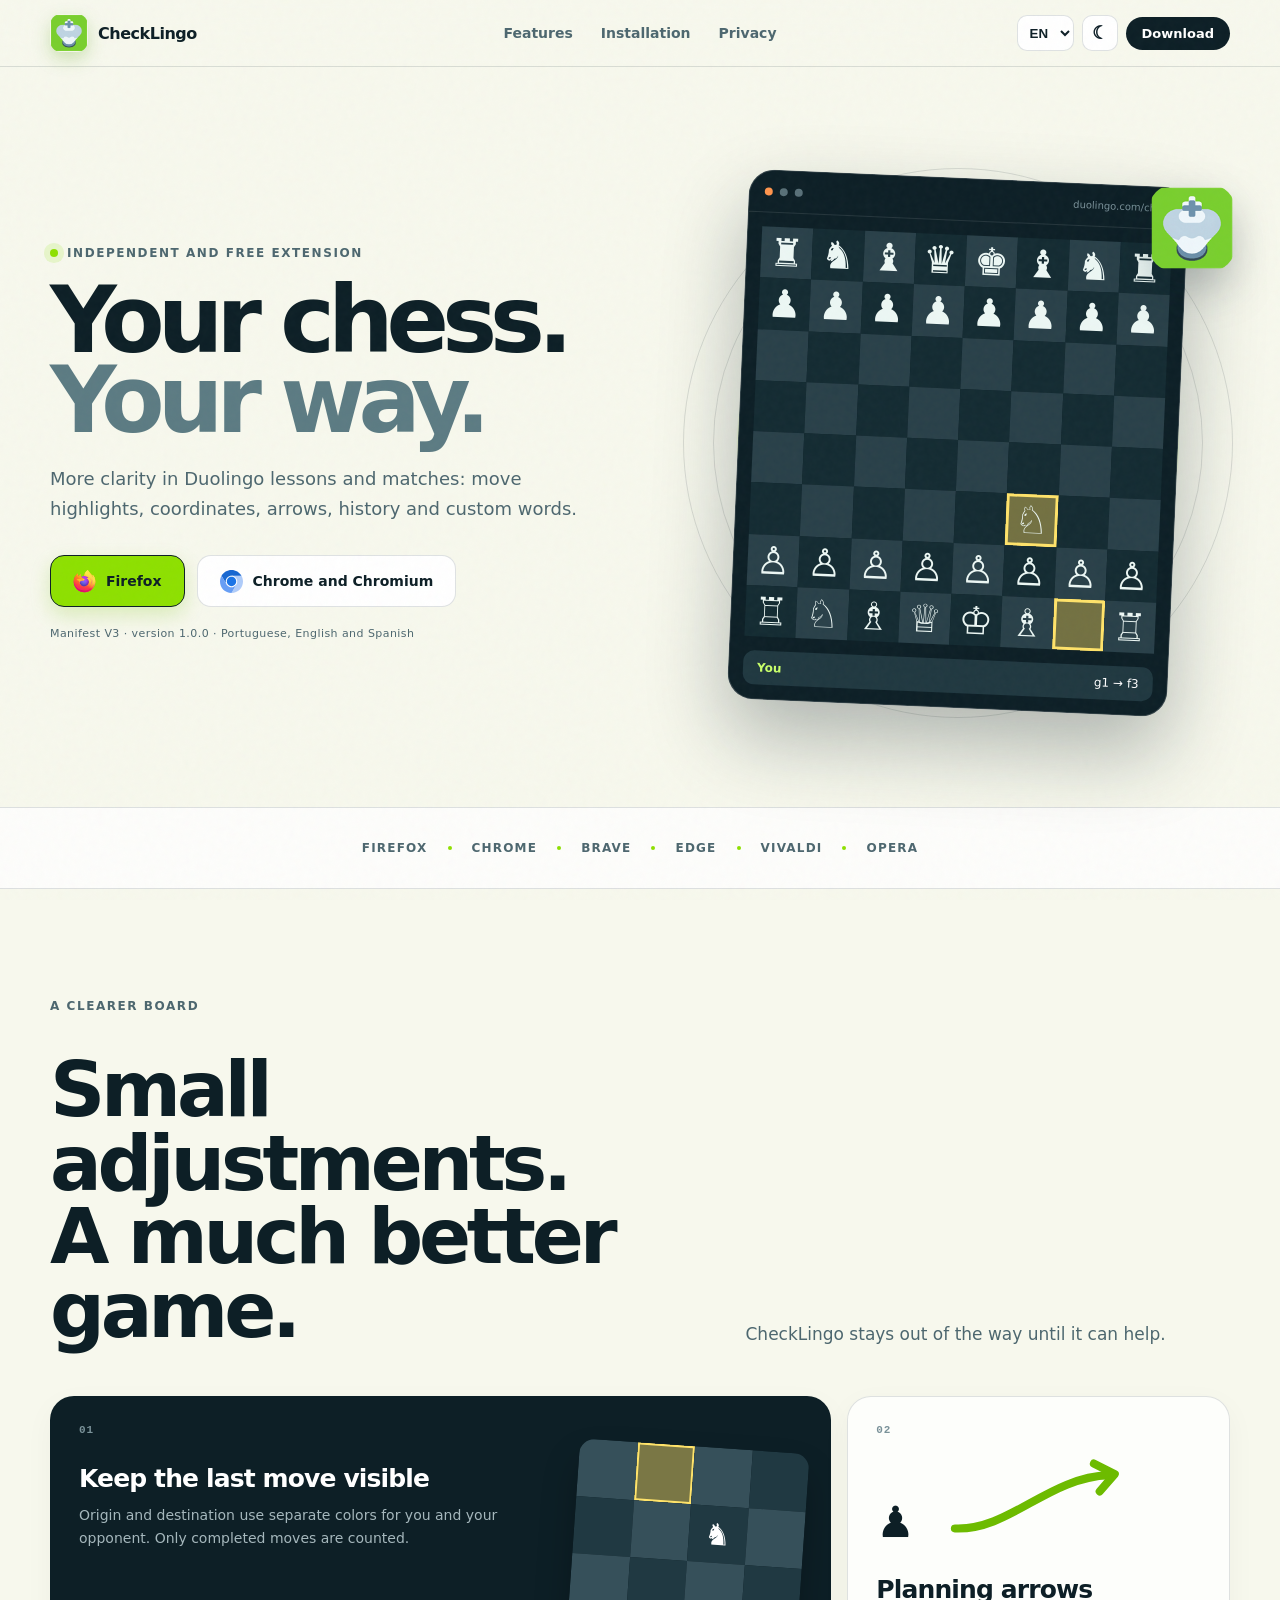
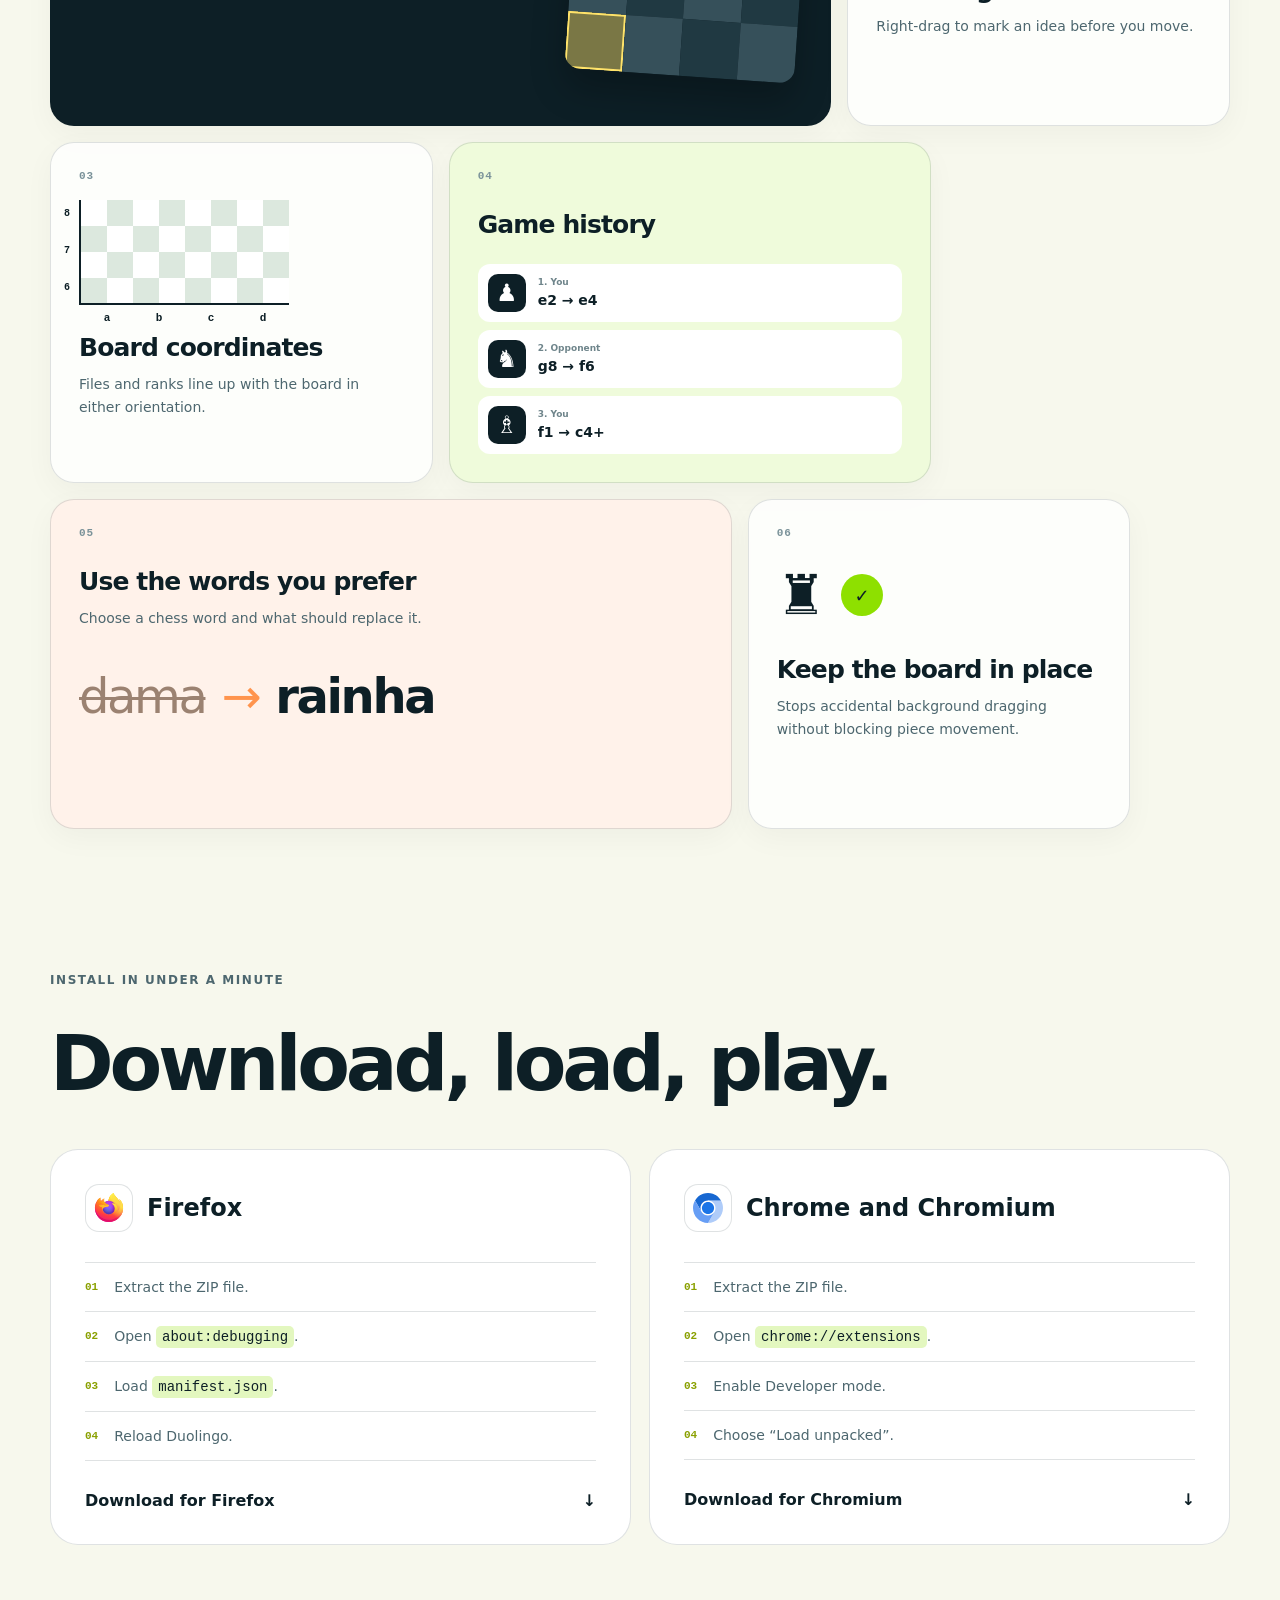
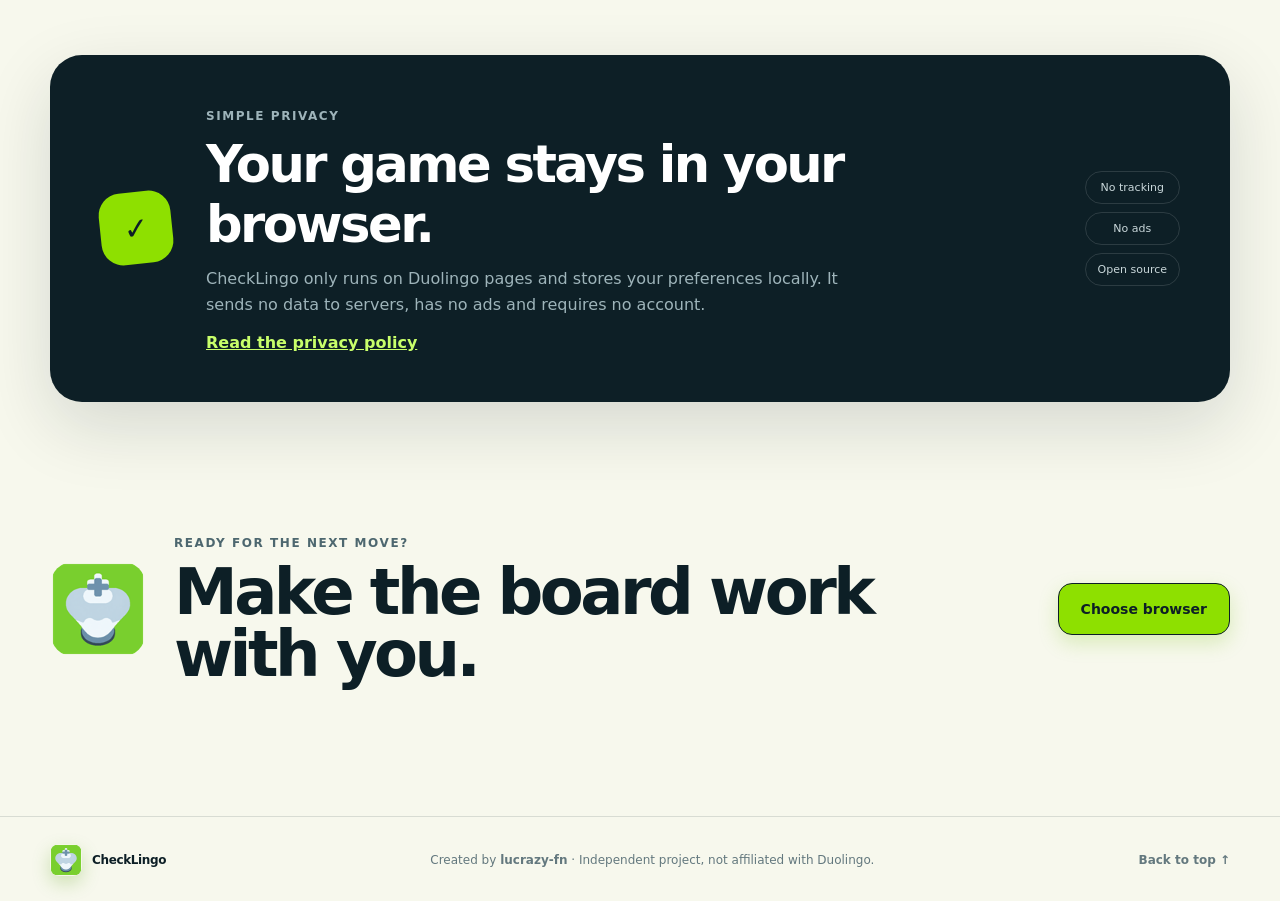
<file: site/index.html>
<!doctype html>
<html lang="pt-BR">
<head>
  <meta charset="utf-8">
  <meta name="viewport" content="width=device-width, initial-scale=1">
  <meta name="description" content="CheckLingo melhora o xadrez do Duolingo com destaque de jogadas, coordenadas, setas, histórico e ajustes de texto.">
  <meta name="theme-color" content="#0d1f26">
  <title>CheckLingo</title>
  <link rel="icon" href="assets/checklingo-icon.png">
  <link rel="stylesheet" href="styles.css?v=1.0.0-board-grid">
</head>
<body>
  <div class="noise" aria-hidden="true"></div>
  <header class="site-header">
    <a class="brand" href="#top" aria-label="CheckLingo, início">
      <img src="assets/checklingo-icon.png" alt="">
      <span>CheckLingo</span>
    </a>
    <nav aria-label="Navegação principal">
      <a href="#recursos" data-i18n="navFeatures">Recursos</a>
      <a href="#instalar" data-i18n="navInstall">Instalação</a>
      <a href="#privacidade" data-i18n="navPrivacy">Privacidade</a>
    </nav>
    <div class="header-actions">
      <select id="languageSelect" aria-label="Idioma"><option value="pt">PT</option><option value="en">EN</option><option value="es">ES</option></select>
      <button id="themeToggle" class="theme-toggle" type="button" aria-label="Alternar tema" title="Alternar tema"><span aria-hidden="true">◐</span></button>
      <a class="header-cta" href="#baixar" data-i18n="download">Baixar</a>
    </div>
  </header>

  <main id="top">
    <section class="hero section-shell">
      <div class="hero-copy reveal">
        <span class="eyebrow"><span class="status-dot"></span><span data-i18n="heroEyebrow">Extensão independente e gratuita</span></span>
        <h1 data-i18n-html="heroTitle">Seu xadrez.<br><span>Do seu jeito.</span></h1>
        <p data-i18n="heroText">Mais clareza nas lições e partidas do Duolingo: destaque de jogadas, coordenadas, setas, histórico e palavras personalizadas.</p>
        <div class="hero-actions" id="baixar">
          <a class="button primary" href="downloads/checklingo-firefox.zip" download>
              <img class="browser-logo" src="assets/firefox-logo.svg" alt="" width="23" height="23">
            <span data-i18n="firefox">Firefox</span>
          </a>
          <a class="button secondary" href="downloads/checklingo-chromium.zip" download>
              <img class="browser-logo" src="assets/chromium-logo.svg" alt="" width="23" height="23">
            <span data-i18n="chromium">Chrome e Chromium</span>
          </a>
        </div>
        <p class="microcopy" data-i18n="microcopy">Manifest V3 · versão 1.0.0 · português, inglês e espanhol</p>
      </div>

      <div class="hero-visual reveal" aria-label="Demonstração animada do destaque de uma jogada">
        <div class="orbit orbit-one" aria-hidden="true"></div>
        <div class="orbit orbit-two" aria-hidden="true"></div>
        <div class="board-window">
          <div class="window-bar">
            <span></span><span></span><span></span>
            <small>duolingo.com/chess</small>
          </div>
          <div class="demo-board" id="demoBoard" role="img" aria-label="Tabuleiro demonstrando uma jogada destacada"></div>
          <div class="move-pill" id="movePill"><b data-i18n="you">Você</b><span>g1 → f3</span></div>
        </div>
        <img class="floating-king" src="assets/checklingo-icon.png" alt="Ícone do CheckLingo">
      </div>
    </section>

    <section class="trust-strip" aria-label="Navegadores compatíveis">
      <span>Firefox</span><i></i><span>Chrome</span><i></i><span>Brave</span><i></i><span>Edge</span><i></i><span>Vivaldi</span><i></i><span>Opera</span>
    </section>

    <section class="features section-shell" id="recursos">
      <div class="section-heading reveal">
        <span class="eyebrow" data-i18n="featuresEyebrow">Um tabuleiro mais legível</span>
        <h2 data-i18n-html="featuresTitle">Pequenos ajustes.<br>Uma partida bem melhor.</h2>
        <p data-i18n="featuresText">O CheckLingo fica quieto quando você não precisa e aparece exatamente onde ajuda.</p>
      </div>

      <div class="bento-grid">
        <article class="feature-card feature-wide reveal">
          <div>
            <span class="feature-number">01</span>
            <h3 data-i18n="f1Title">Última jogada em evidência</h3>
            <p data-i18n="f1Text">Origem e destino recebem cores diferentes para você e para o adversário. Sem confundir uma animação com uma jogada concluída.</p>
          </div>
          <div class="mini-board" aria-hidden="true">
            <span></span><span class="hot"></span><span></span><span></span>
            <span></span><span></span><span class="piece">♞</span><span></span>
            <span></span><span></span><span></span><span></span>
            <span class="hot"></span><span></span><span></span><span></span>
          </div>
        </article>

        <article class="feature-card reveal">
          <span class="feature-number">02</span>
          <div class="arrow-demo" aria-hidden="true"><span>♟</span><svg viewBox="0 0 180 82"><path d="M18 66 C65 68 98 22 151 20"></path><path d="m138 10 18 9-13 15"></path></svg></div>
          <h3 data-i18n="f2Title">Setas de planejamento</h3>
          <p data-i18n="f2Text">Arraste com o botão direito e marque a ideia antes de mover.</p>
        </article>

        <article class="feature-card reveal">
          <span class="feature-number">03</span>
          <div class="coordinates-demo" aria-hidden="true"><span>a</span><span>b</span><span>c</span><span>d</span><b>8</b><b>7</b><b>6</b></div>
          <h3 data-i18n="f3Title">Coordenadas nas bordas</h3>
          <p data-i18n="f3Text">Letras e números alinhados ao tabuleiro, com orientação clara ou escura.</p>
        </article>

        <article class="feature-card history-card reveal">
          <span class="feature-number">04</span>
          <h3 data-i18n="f4Title">Histórico da partida</h3>
          <div class="history-list" aria-label="Exemplo de histórico">
            <div><span class="piece-icon">♟</span><p><small data-i18n="you1">1. Você</small>e2 → e4</p></div>
            <div><span class="piece-icon">♞</span><p><small data-i18n="opponent2">2. Adversário</small>g8 → f6</p></div>
            <div><span class="piece-icon">♗</span><p><small data-i18n="you3">3. Você</small>f1 → c4+</p></div>
          </div>
        </article>

        <article class="feature-card words-card reveal">
          <span class="feature-number">05</span>
          <h3 data-i18n="f5Title">As palavras que você prefere</h3>
          <p data-i18n="f5Text">Escolha uma palavra e por qual ela será trocada nos textos de xadrez.</p>
          <div class="word-swap" aria-label="Exemplo: dama trocada por rainha"><del>dama</del><span>→</span><strong>rainha</strong></div>
        </article>

        <article class="feature-card reveal">
          <span class="feature-number">06</span>
          <div class="lock-demo" aria-hidden="true"><span>♜</span><b>✓</b></div>
          <h3 data-i18n="f6Title">Tabuleiro no lugar</h3>
          <p data-i18n="f6Text">Bloqueia o arrasto acidental do fundo sem atrapalhar o movimento das peças.</p>
        </article>
      </div>
    </section>

    <section class="install section-shell" id="instalar">
      <div class="section-heading reveal">
        <span class="eyebrow" data-i18n="installEyebrow">Instalação em menos de um minuto</span>
        <h2 data-i18n="installTitle">Baixou, carregou, jogou.</h2>
      </div>
      <div class="install-grid">
        <article class="install-card reveal">
            <div class="install-title"><span><img src="assets/firefox-logo.svg" alt="" width="30" height="30"></span><h3>Firefox</h3></div>
          <ol>
            <li><b>01</b><span data-i18n="extractZip">Extraia o arquivo ZIP.</span></li>
            <li><b>02</b><span data-i18n-html="openFirefox">Abra <code>about:debugging</code>.</span></li>
            <li><b>03</b><span data-i18n-html="loadManifest">Carregue o <code>manifest.json</code>.</span></li>
            <li><b>04</b><span data-i18n="reloadDuolingo">Recarregue o Duolingo.</span></li>
          </ol>
          <a href="downloads/checklingo-firefox.zip" download><span data-i18n="downloadFirefox">Baixar para Firefox</span> <span>↓</span></a>
        </article>
        <article class="install-card reveal">
            <div class="install-title"><span><img src="assets/chromium-logo.svg" alt="" width="30" height="30"></span><h3 data-i18n="chromium">Chrome e Chromium</h3></div>
          <ol>
            <li><b>01</b><span data-i18n="extractZip">Extraia o arquivo ZIP.</span></li>
            <li><b>02</b><span data-i18n-html="openChrome">Abra <code>chrome://extensions</code>.</span></li>
            <li><b>03</b><span data-i18n="enableDev">Ative o modo do desenvolvedor.</span></li>
            <li><b>04</b><span data-i18n="loadUnpacked">Use “Carregar sem compactação”.</span></li>
          </ol>
          <a href="downloads/checklingo-chromium.zip" download><span data-i18n="downloadChromium">Baixar para Chromium</span> <span>↓</span></a>
        </article>
      </div>
    </section>

    <section class="privacy section-shell reveal" id="privacidade">
      <div class="privacy-mark" aria-hidden="true">✓</div>
      <div>
        <span class="eyebrow" data-i18n="privacyEyebrow">Privacidade simples</span>
        <h2 data-i18n="privacyTitle">Seu jogo fica no seu navegador.</h2>
        <p data-i18n="privacyText">O CheckLingo só atua nas páginas do Duolingo e guarda suas preferências localmente. Não envia dados para servidores, não possui anúncios nem exige conta.</p>
        <a class="privacy-policy-link" href="privacy.html" data-i18n="privacyPolicy">Ler a política de privacidade</a>
      </div>
      <div class="privacy-list">
        <span data-i18n="noTracking">Sem rastreamento</span>
        <span data-i18n="noAds">Sem anúncios</span>
        <span data-i18n="openSource">Código aberto</span>
      </div>
    </section>

    <section class="final-cta section-shell reveal">
      <img src="assets/checklingo-icon.png" alt="">
      <div>
        <span class="eyebrow" data-i18n="ctaEyebrow">Pronto para a próxima jogada?</span>
        <h2 data-i18n="ctaTitle">Deixe o tabuleiro trabalhar com você.</h2>
      </div>
      <a class="button primary" href="#baixar" data-i18n="chooseBrowser">Escolher navegador</a>
    </section>
  </main>

  <footer class="site-footer">
    <a class="brand" href="#top"><img src="assets/checklingo-icon.png" alt=""><span>CheckLingo</span></a>
    <p data-i18n-html="footerText">Criado por <strong>lucrazy-fn</strong> · Projeto independente, não afiliado ao Duolingo.</p>
    <a href="#top" data-i18n="backTop">Voltar ao topo ↑</a>
  </footer>

  <script src="script.js?v=1.0.0-tab-title"></script>
</body>
</html>
</file>
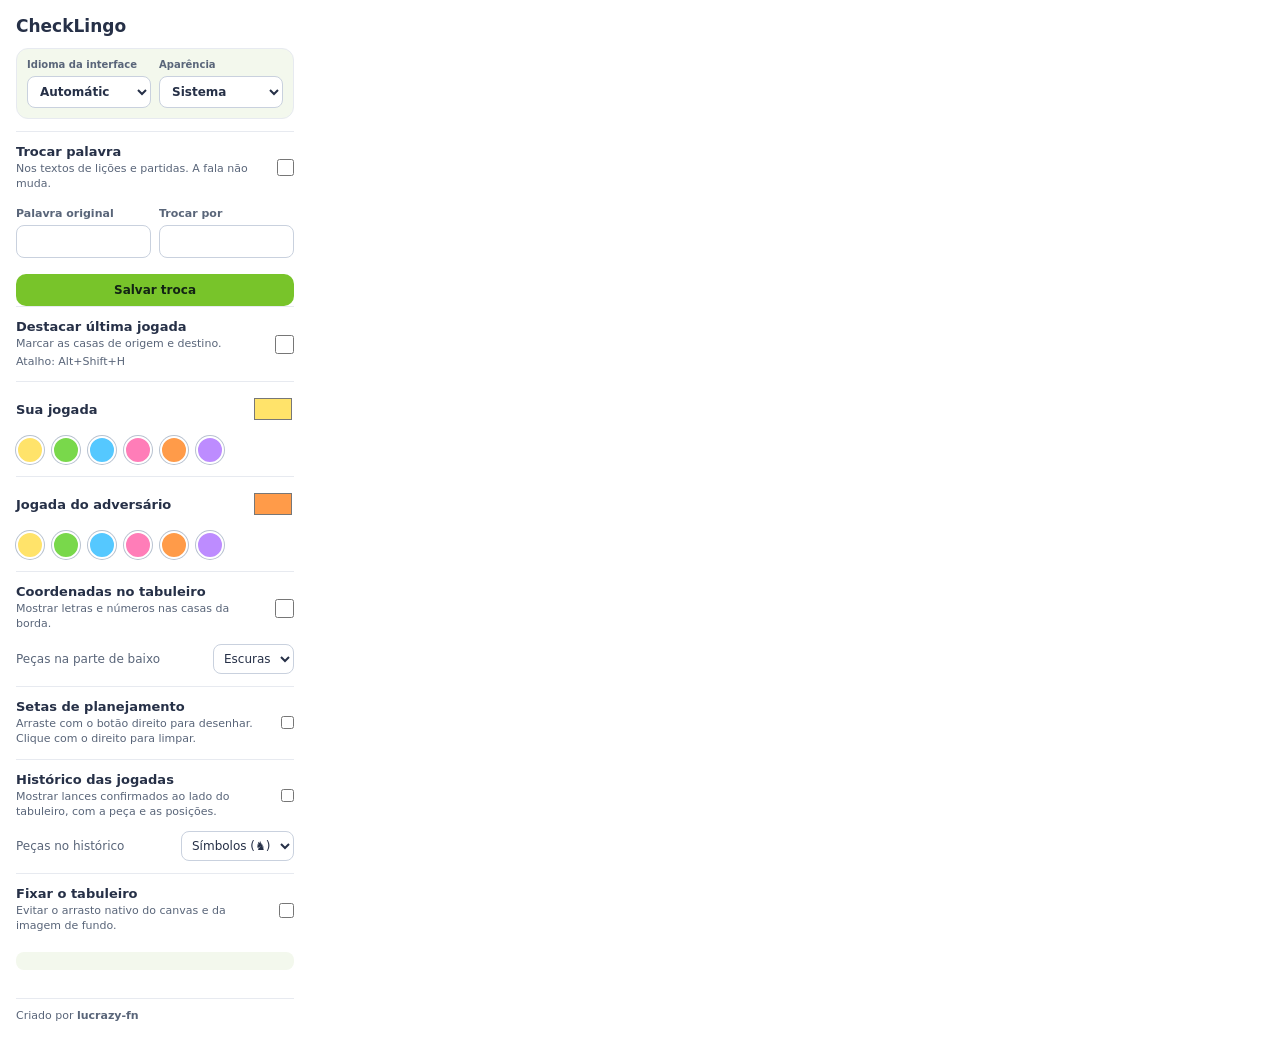
<file: extension/popup.html>
<!doctype html>
<html lang="pt-BR">
<head>
  <meta charset="utf-8">
  <meta name="viewport" content="width=device-width, initial-scale=1">
  <title data-i18n="popupTitle">Opções do CheckLingo</title>
  <link rel="stylesheet" href="popup.css">
</head>
<body>
  <main>
    <h1>CheckLingo <small id="version"></small></h1>
    <section class="popup-toolbar" aria-label="Preferências da interface">
      <label class="compact-select language-option"><span data-i18n="interfaceLanguage">Idioma da interface</span>
        <select id="language">
          <option value="auto" data-i18n="languageAuto">Automático</option>
          <option value="pt_BR">Português</option>
          <option value="en">English</option>
          <option value="es">Español</option>
        </select>
      </label>
      <label class="compact-select appearance-option"><span data-i18n="appearance">Aparência</span>
        <select id="theme">
          <option value="system" data-i18n="themeSystem">Sistema</option>
          <option value="light" data-i18n="themeLight">Claro</option>
          <option value="dark" data-i18n="themeDark">Escuro</option>
        </select>
      </label>
    </section>
    <label class="option">
      <span><strong data-i18n="replaceWord">Trocar palavra</strong><small data-i18n="replaceWordHelp">Nos textos de lições e partidas. A fala não muda.</small></span>
      <input id="replaceEnabled" type="checkbox">
    </label>
    <div class="word-fields">
      <label><span data-i18n="originalWord">Palavra original</span><input id="fromWord" type="text" maxlength="40" autocomplete="off" spellcheck="false"></label>
      <label><span data-i18n="replacementWord">Trocar por</span><input id="toWord" type="text" maxlength="40" autocomplete="off" spellcheck="false"></label>
    </div>
    <button id="saveWords" type="button" data-i18n="saveReplacement">Salvar troca</button>
    <label class="option">
      <span><strong data-i18n="highlightLastMove">Destacar última jogada</strong><small data-i18n="highlightLastMoveHelp">Marcar as casas de origem e destino.</small><small id="shortcutLabel">Atalho: Alt+Shift+H</small></span>
      <input id="highlightLastMove" type="checkbox">
    </label>
    <label class="color-option"><span data-i18n="yourMove">Sua jogada</span> <input id="highlightColor" type="color" value="#ffe36a"></label>
    <div id="playerPalette" class="color-swatches" role="group" aria-label="Cores prontas para sua jogada">
      <button class="swatch" type="button" data-setting="highlightColor" data-color="#ffe36a" aria-label="Sua jogada: amarelo" style="--swatch:#ffe36a"></button>
      <button class="swatch" type="button" data-setting="highlightColor" data-color="#79d84b" aria-label="Sua jogada: verde" style="--swatch:#79d84b"></button>
      <button class="swatch" type="button" data-setting="highlightColor" data-color="#55c8ff" aria-label="Sua jogada: azul" style="--swatch:#55c8ff"></button>
      <button class="swatch" type="button" data-setting="highlightColor" data-color="#ff7db8" aria-label="Sua jogada: rosa" style="--swatch:#ff7db8"></button>
      <button class="swatch" type="button" data-setting="highlightColor" data-color="#ff9b49" aria-label="Sua jogada: laranja" style="--swatch:#ff9b49"></button>
      <button class="swatch" type="button" data-setting="highlightColor" data-color="#bd8cff" aria-label="Sua jogada: roxo" style="--swatch:#bd8cff"></button>
    </div>
    <label class="color-option"><span data-i18n="opponentMove">Jogada do adversário</span> <input id="opponentHighlightColor" type="color" value="#ff9b49"></label>
    <div id="opponentPalette" class="color-swatches" role="group" aria-label="Cores prontas para a jogada do adversário">
      <button class="swatch" type="button" data-setting="opponentHighlightColor" data-color="#ffe36a" aria-label="Adversário: amarelo" style="--swatch:#ffe36a"></button>
      <button class="swatch" type="button" data-setting="opponentHighlightColor" data-color="#79d84b" aria-label="Adversário: verde" style="--swatch:#79d84b"></button>
      <button class="swatch" type="button" data-setting="opponentHighlightColor" data-color="#55c8ff" aria-label="Adversário: azul" style="--swatch:#55c8ff"></button>
      <button class="swatch" type="button" data-setting="opponentHighlightColor" data-color="#ff7db8" aria-label="Adversário: rosa" style="--swatch:#ff7db8"></button>
      <button class="swatch" type="button" data-setting="opponentHighlightColor" data-color="#ff9b49" aria-label="Adversário: laranja" style="--swatch:#ff9b49"></button>
      <button class="swatch" type="button" data-setting="opponentHighlightColor" data-color="#bd8cff" aria-label="Adversário: roxo" style="--swatch:#bd8cff"></button>
    </div>
    <label class="option">
      <span><strong data-i18n="boardCoordinates">Coordenadas no tabuleiro</strong><small data-i18n="boardCoordinatesHelp">Mostrar letras e números nas casas da borda.</small></span>
      <input id="coordinatesEnabled" type="checkbox">
    </label>
    <label class="orientation-option"><span data-i18n="piecesAtBottom">Peças na parte de baixo</span>
      <select id="coordinateOrientation">
        <option value="black" data-i18n="darkPieces">Escuras</option>
        <option value="white" data-i18n="lightPieces">Claras</option>
      </select>
    </label>
    <label class="option">
      <span><strong data-i18n="planningArrows">Setas de planejamento</strong><small data-i18n="planningArrowsHelp">Arraste com o botão direito para desenhar. Clique com o direito para limpar.</small></span>
      <input id="arrowsEnabled" type="checkbox">
    </label>
    <label class="option">
      <span><strong data-i18n="moveHistory">Histórico das jogadas</strong><small data-i18n="moveHistoryHelp">Mostrar lances confirmados ao lado do tabuleiro, com a peça e as posições.</small></span>
      <input id="historyEnabled" type="checkbox">
    </label>
    <label class="orientation-option"><span data-i18n="pieceNotation">Peças no histórico</span>
      <select id="pieceNotation">
        <option value="symbol" data-i18n="pieceSymbols">Símbolos (♞)</option>
        <option value="letter" data-i18n="pieceLetters">Letras (C)</option>
      </select>
    </label>
    <label class="option">
      <span><strong data-i18n="lockBoard">Fixar o tabuleiro</strong><small data-i18n="lockBoardHelp">Evitar o arrasto nativo do canvas e da imagem de fundo.</small></span>
      <input id="preventBoardDrag" type="checkbox">
    </label>
    <p id="pageStatus" role="status" aria-live="polite"></p>
    <p id="status" role="status" aria-live="polite"></p>
    <footer><span data-i18n="createdBy">Criado por</span> <strong>lucrazy-fn</strong></footer>
  </main>
  <script src="popup.js"></script>
</body>
</html>
</file>
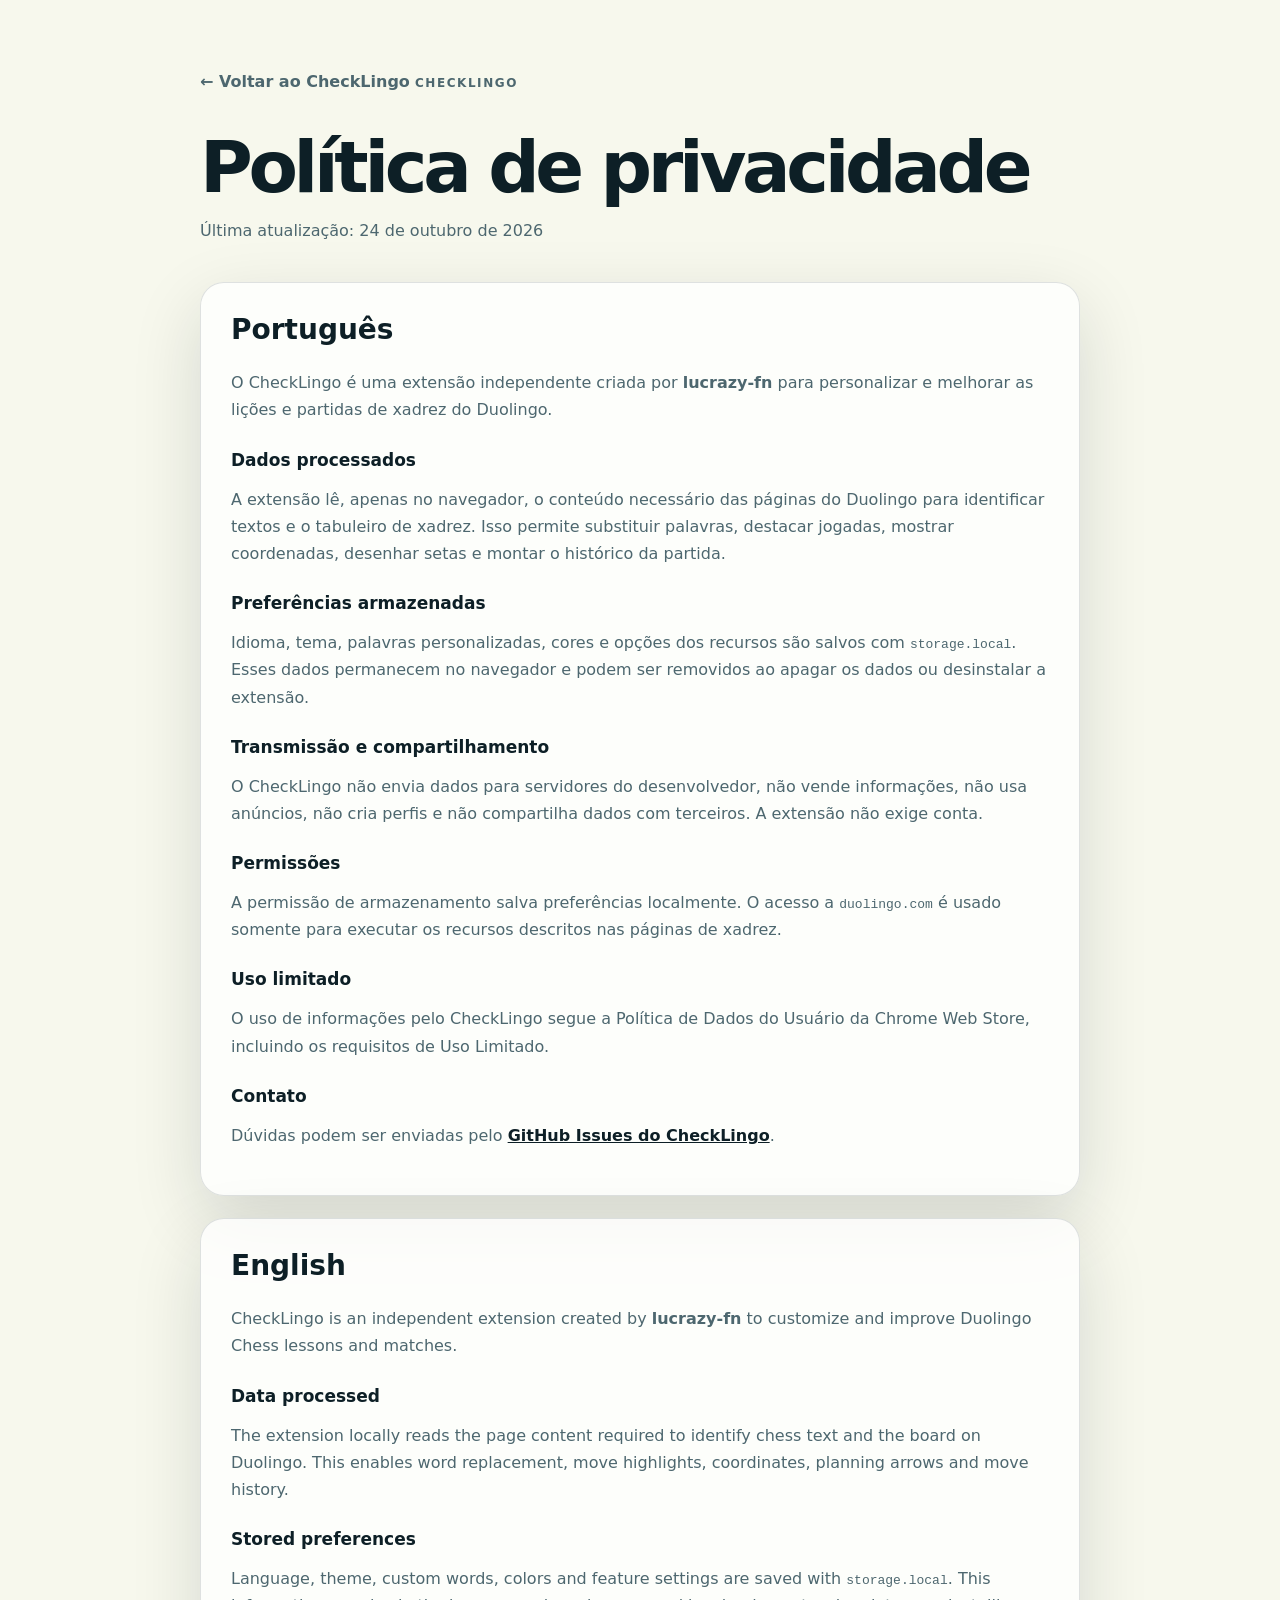
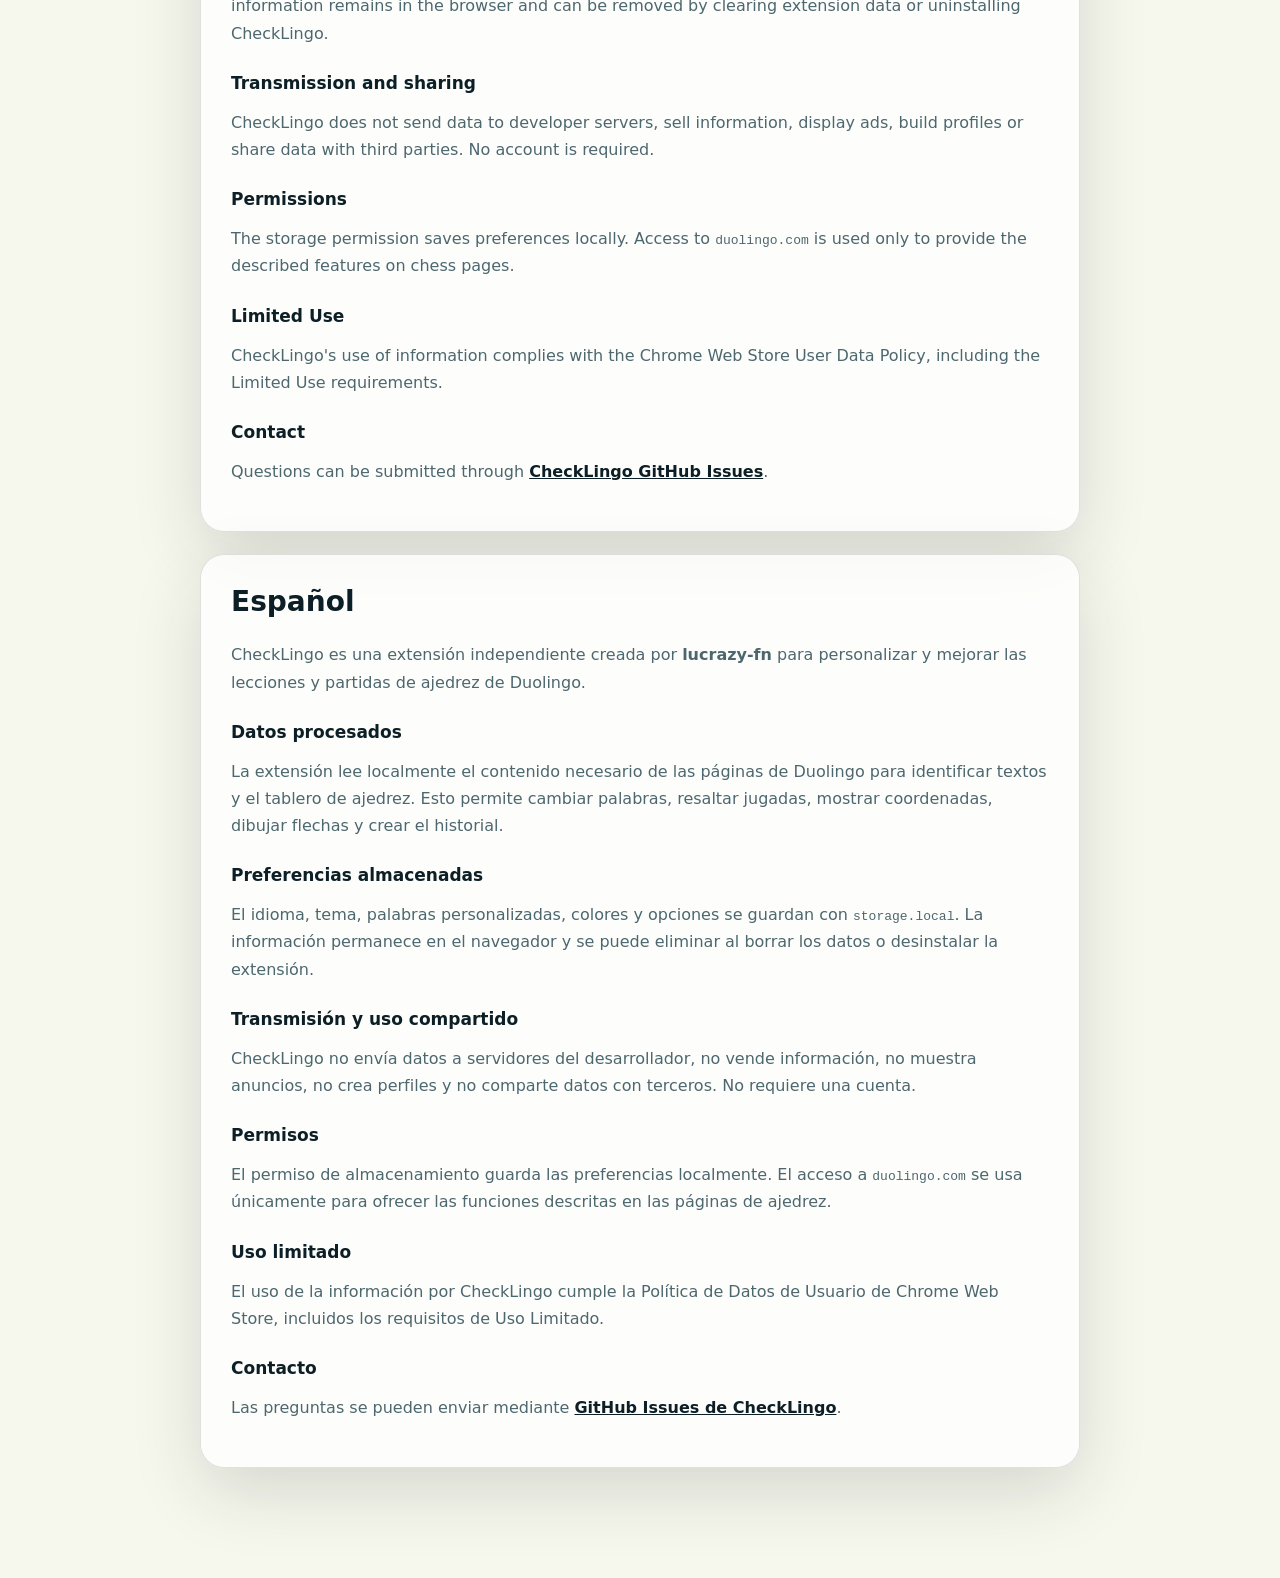
<file: site/privacy.html>
<!doctype html>
<html lang="pt-BR">
<head>
  <meta charset="utf-8">
  <meta name="viewport" content="width=device-width, initial-scale=1">
  <meta name="description" content="Política de privacidade do CheckLingo.">
  <title>Privacidade | CheckLingo</title>
  <link rel="icon" href="assets/checklingo-icon.png">
  <link rel="stylesheet" href="styles.css?v=1.0.0-store">
</head>
<body class="policy-page">
  <main class="policy-shell">
    <a class="policy-back" href="index.html#privacidade">← Voltar ao CheckLingo</a>
    <span class="eyebrow">CheckLingo</span>
    <h1>Política de privacidade</h1>
    <p class="policy-updated">Última atualização: 24 de outubro de 2026</p>

    <section class="policy-language" lang="pt-BR">
      <h2>Português</h2>
      <p>O CheckLingo é uma extensão independente criada por <strong>lucrazy-fn</strong> para personalizar e melhorar as lições e partidas de xadrez do Duolingo.</p>
      <h3>Dados processados</h3>
      <p>A extensão lê, apenas no navegador, o conteúdo necessário das páginas do Duolingo para identificar textos e o tabuleiro de xadrez. Isso permite substituir palavras, destacar jogadas, mostrar coordenadas, desenhar setas e montar o histórico da partida.</p>
      <h3>Preferências armazenadas</h3>
      <p>Idioma, tema, palavras personalizadas, cores e opções dos recursos são salvos com <code>storage.local</code>. Esses dados permanecem no navegador e podem ser removidos ao apagar os dados ou desinstalar a extensão.</p>
      <h3>Transmissão e compartilhamento</h3>
      <p>O CheckLingo não envia dados para servidores do desenvolvedor, não vende informações, não usa anúncios, não cria perfis e não compartilha dados com terceiros. A extensão não exige conta.</p>
      <h3>Permissões</h3>
      <p>A permissão de armazenamento salva preferências localmente. O acesso a <code>duolingo.com</code> é usado somente para executar os recursos descritos nas páginas de xadrez.</p>
      <h3>Uso limitado</h3>
      <p>O uso de informações pelo CheckLingo segue a Política de Dados do Usuário da Chrome Web Store, incluindo os requisitos de Uso Limitado.</p>
      <h3>Contato</h3>
      <p>Dúvidas podem ser enviadas pelo <a href="https://github.com/lucrazy-fn/checklingo/issues">GitHub Issues do CheckLingo</a>.</p>
    </section>

    <section class="policy-language" lang="en">
      <h2>English</h2>
      <p>CheckLingo is an independent extension created by <strong>lucrazy-fn</strong> to customize and improve Duolingo Chess lessons and matches.</p>
      <h3>Data processed</h3>
      <p>The extension locally reads the page content required to identify chess text and the board on Duolingo. This enables word replacement, move highlights, coordinates, planning arrows and move history.</p>
      <h3>Stored preferences</h3>
      <p>Language, theme, custom words, colors and feature settings are saved with <code>storage.local</code>. This information remains in the browser and can be removed by clearing extension data or uninstalling CheckLingo.</p>
      <h3>Transmission and sharing</h3>
      <p>CheckLingo does not send data to developer servers, sell information, display ads, build profiles or share data with third parties. No account is required.</p>
      <h3>Permissions</h3>
      <p>The storage permission saves preferences locally. Access to <code>duolingo.com</code> is used only to provide the described features on chess pages.</p>
      <h3>Limited Use</h3>
      <p>CheckLingo's use of information complies with the Chrome Web Store User Data Policy, including the Limited Use requirements.</p>
      <h3>Contact</h3>
      <p>Questions can be submitted through <a href="https://github.com/lucrazy-fn/checklingo/issues">CheckLingo GitHub Issues</a>.</p>
    </section>

    <section class="policy-language" lang="es">
      <h2>Español</h2>
      <p>CheckLingo es una extensión independiente creada por <strong>lucrazy-fn</strong> para personalizar y mejorar las lecciones y partidas de ajedrez de Duolingo.</p>
      <h3>Datos procesados</h3>
      <p>La extensión lee localmente el contenido necesario de las páginas de Duolingo para identificar textos y el tablero de ajedrez. Esto permite cambiar palabras, resaltar jugadas, mostrar coordenadas, dibujar flechas y crear el historial.</p>
      <h3>Preferencias almacenadas</h3>
      <p>El idioma, tema, palabras personalizadas, colores y opciones se guardan con <code>storage.local</code>. La información permanece en el navegador y se puede eliminar al borrar los datos o desinstalar la extensión.</p>
      <h3>Transmisión y uso compartido</h3>
      <p>CheckLingo no envía datos a servidores del desarrollador, no vende información, no muestra anuncios, no crea perfiles y no comparte datos con terceros. No requiere una cuenta.</p>
      <h3>Permisos</h3>
      <p>El permiso de almacenamiento guarda las preferencias localmente. El acceso a <code>duolingo.com</code> se usa únicamente para ofrecer las funciones descritas en las páginas de ajedrez.</p>
      <h3>Uso limitado</h3>
      <p>El uso de la información por CheckLingo cumple la Política de Datos de Usuario de Chrome Web Store, incluidos los requisitos de Uso Limitado.</p>
      <h3>Contacto</h3>
      <p>Las preguntas se pueden enviar mediante <a href="https://github.com/lucrazy-fn/checklingo/issues">GitHub Issues de CheckLingo</a>.</p>
    </section>
  </main>
  <script>
    const savedTheme = localStorage.getItem("checklingo-theme");
    if (savedTheme === "dark" || savedTheme === "light") document.documentElement.dataset.theme = savedTheme;
    else if (matchMedia("(prefers-color-scheme: dark)").matches) document.documentElement.dataset.theme = "dark";
  </script>
</body>
</html>
</file>
<file: site/styles.css>
:root {
  --ink: #0d1f26;
  --ink-soft: #18333b;
  --paper: #f7f8ed;
  --card: #ffffff;
  --lime: #8ee000;
  --lime-light: #c8ff6a;
  --mint: #78d9b2;
  --orange: #ff944d;
  --line: rgba(13, 31, 38, .13);
  --text-soft: #4d676f;
  --surface: rgba(255,255,255,.78);
  --surface-solid: #fff;
  --header: rgba(247, 248, 237, .84);
  --dark-panel: #0d1f26;
  --dark-panel-hover: #18333b;
  --on-dark: #fff;
  --accent-ink: #0d1f26;
  --hero-secondary: #5c7b83;
  --shadow: 0 24px 70px rgba(13, 31, 38, .14);
  font-family: Inter, ui-sans-serif, system-ui, -apple-system, BlinkMacSystemFont, "Segoe UI", sans-serif;
  color: var(--ink);
  background: var(--paper);
  scroll-behavior: smooth;
  scroll-padding-top: 84px;
}

:root[data-theme="dark"] {
  color-scheme: dark;
  --ink: #edf7f8;
  --ink-soft: #d6e8eb;
  --paper: #0b1b21;
  --card: #142a32;
  --line: rgba(218, 238, 241, .14);
  --text-soft: #9eb4ba;
  --surface: rgba(20,42,50,.88);
  --surface-solid: #142a32;
  --header: rgba(11,27,33,.86);
  --dark-panel: #17313a;
  --dark-panel-hover: #244750;
  --on-dark: #f4fbfc;
  --accent-ink: #0d1f26;
  --hero-secondary: #a6c5cb;
  --shadow: 0 24px 70px rgba(0,0,0,.38);
}

* { box-sizing: border-box; }
body { margin: 0; overflow-x: hidden; background: var(--paper); }
section[id] { scroll-margin-top: 84px; }
a { color: inherit; }
img { display: block; max-width: 100%; }
button, a { -webkit-tap-highlight-color: transparent; }
button:focus-visible, a:focus-visible, select:focus-visible { outline: 3px solid var(--orange); outline-offset: 3px; }

.noise { position: fixed; inset: 0; z-index: 20; pointer-events: none; opacity: .035; background-image: url("data:image/svg+xml,%3Csvg viewBox='0 0 160 160' xmlns='http://www.w3.org/2000/svg'%3E%3Cfilter id='n'%3E%3CfeTurbulence type='fractalNoise' baseFrequency='.85' numOctaves='3' stitchTiles='stitch'/%3E%3C/filter%3E%3Crect width='100%25' height='100%25' filter='url(%23n)' opacity='.8'/%3E%3C/svg%3E"); }
.section-shell { width: min(1180px, calc(100% - 40px)); margin-inline: auto; }

.site-header { position: sticky; top: 0; z-index: 15; display: grid; grid-template-columns: 1fr auto 1fr; align-items: center; width: 100%; padding: 14px max(20px, calc((100vw - 1180px) / 2)); border-bottom: 1px solid var(--line); background: var(--header); backdrop-filter: blur(18px); }
.brand { display: inline-flex; align-items: center; gap: 10px; width: fit-content; font-weight: 900; text-decoration: none; letter-spacing: -.03em; }
.brand img { width: 38px; height: 38px; border-radius: 11px; box-shadow: 0 7px 18px rgba(78, 155, 0, .25); }
.site-header nav { display: flex; gap: 28px; }
.site-header nav a { position: relative; color: var(--text-soft); font-size: 14px; font-weight: 700; text-decoration: none; }
.site-header nav a::after { content: ""; position: absolute; right: 0; bottom: -6px; left: 0; height: 2px; background: var(--lime); transform: scaleX(0); transition: transform .25s ease; }
.site-header nav a:hover::after { transform: scaleX(1); }
.header-cta { justify-self: end; padding: 9px 16px; border-radius: 999px; background: var(--dark-panel); color: var(--on-dark); font-size: 13px; font-weight: 800; text-decoration: none; transition: transform .2s ease, background .2s ease; }
.header-cta:hover { transform: translateY(-2px); background: var(--dark-panel-hover); }
.header-actions { justify-self:end; display:flex; align-items:center; gap:8px; }
.header-actions select,.theme-toggle { height:36px; border:1px solid var(--line); border-radius:10px; background:var(--surface-solid); color:var(--ink); font-weight:850; }
.header-actions select { padding:0 8px; }
.theme-toggle { width:36px; padding:0; cursor:pointer; font-size:18px; transition:transform .25s ease,background .25s ease; }
.theme-toggle:hover { transform:rotate(18deg); background:var(--lime-light); color:#0d1f26; }

.hero { min-height: 740px; display: grid; grid-template-columns: 1.02fr .98fr; align-items: center; gap: 70px; padding-block: 86px 74px; }
.eyebrow { display: inline-flex; align-items: center; gap: 9px; color: var(--text-soft); font-size: 12px; font-weight: 850; letter-spacing: .13em; text-transform: uppercase; }
.status-dot { width: 8px; height: 8px; border-radius: 50%; background: var(--lime); box-shadow: 0 0 0 6px rgba(142, 224, 0, .15); animation: pulse 2s infinite; }
.hero h1 { margin: 20px 0 24px; font-size: clamp(62px, 7.2vw, 108px); line-height: .86; letter-spacing: -.075em; }
.hero h1 span { color: var(--hero-secondary); }
.hero-copy > p { max-width: 600px; margin: 0; color: var(--text-soft); font-size: 18px; line-height: 1.65; }
.hero-actions { display: flex; flex-wrap: wrap; gap: 12px; margin-top: 32px; }
.button { display: inline-flex; align-items: center; justify-content: center; gap: 10px; min-height: 52px; padding: 0 22px; border: 1px solid var(--ink); border-radius: 14px; font-size: 14px; font-weight: 900; text-decoration: none; box-shadow: 0 8px 0 transparent; transition: transform .2s ease, box-shadow .2s ease, background .2s ease; }
.button:hover { transform: translateY(-3px); }
.button.primary { background: var(--lime); color: var(--accent-ink); box-shadow: 0 8px 20px rgba(115, 190, 0, .22); }
.button.primary:hover { box-shadow: 0 11px 26px rgba(115, 190, 0, .3); }
.button.secondary { background: var(--surface-solid); border-color: var(--line); }
.browser-logo { width: 23px; height: 23px; object-fit: contain; }
.hero-copy .microcopy { margin-top: 18px; font-size: 11px; letter-spacing: .04em; }

.hero-visual { position: relative; min-height: 560px; display: grid; place-items: center; isolation: isolate; }
.hero-visual::before { content: ""; position: absolute; width: 440px; height: 440px; border-radius: 50%; background: var(--lime-light); filter: blur(1px); opacity: .48; z-index: -2; }
.orbit { position: absolute; width: 490px; height: 490px; border: 1px solid rgba(13, 31, 38, .12); border-radius: 50%; z-index: -1; animation: rotate 18s linear infinite; }
.orbit::after { content: ""; position: absolute; top: 38px; left: 62px; width: 12px; height: 12px; border-radius: 50%; background: var(--orange); box-shadow: 0 0 0 9px rgba(255, 148, 77, .15); }
.orbit-two { width: 550px; height: 550px; animation-duration: 25s; animation-direction: reverse; }
.orbit-two::after { top: auto; right: 90px; bottom: 37px; left: auto; background: var(--mint); }
.board-window { width: min(440px, 86vw); overflow: hidden; border: 1px solid rgba(255,255,255,.16); border-radius: 26px; background: var(--ink); box-shadow: 0 36px 80px rgba(13,31,38,.3); transform: rotate(2.5deg); transition: transform .5s cubic-bezier(.2,.8,.2,1); }
.hero-visual:hover .board-window { transform: rotate(0deg) translateY(-6px); }
.window-bar { display: flex; align-items: center; gap: 7px; height: 42px; padding: 0 15px; border-bottom: 1px solid rgba(255,255,255,.1); }
.window-bar > span { width: 8px; height: 8px; border-radius: 50%; background: #597078; }
.window-bar > span:first-child { background: var(--orange); }
.window-bar small { margin-left: auto; color: #799098; font-size: 10px; }
.demo-board { display: grid; grid-template-columns: repeat(8, minmax(0, 1fr)); grid-template-rows: repeat(8, minmax(0, 1fr)); aspect-ratio: 1; padding: 14px; }
.square { display: grid; place-items: center; position: relative; min-width: 0; min-height: 0; background: #142b32; color: #ecf7f4; font-size: clamp(24px, 3vw, 42px); }
.square:nth-child(16n + 1),.square:nth-child(16n + 3),.square:nth-child(16n + 5),.square:nth-child(16n + 7),.square:nth-child(16n + 10),.square:nth-child(16n + 12),.square:nth-child(16n + 14),.square:nth-child(16n + 16) { background: #294049; }
.square.highlight { background: rgba(255, 227, 106, .42); box-shadow: inset 0 0 0 3px #ffe36a; }
.square.opponent-highlight { background: rgba(255, 148, 77, .35); box-shadow: inset 0 0 0 3px var(--orange); }
.square .moving { animation: piecePop .45s cubic-bezier(.2,1.6,.4,1); }
.move-pill { display: flex; align-items: center; justify-content: space-between; margin: 0 14px 14px; padding: 10px 14px; border-radius: 11px; background: #203840; color: white; font-size: 12px; }
.move-pill b { color: var(--lime-light); }
.floating-king { position: absolute; top: 4%; right: -1%; width: 86px; border-radius: 24px; filter: drop-shadow(0 18px 20px rgba(13,31,38,.25)); animation: float 4s ease-in-out infinite; }

.trust-strip { display: flex; flex-wrap: wrap; align-items: center; justify-content: center; gap: 20px; min-height: 82px; padding: 20px; border-block: 1px solid var(--line); background: var(--surface); color: var(--text-soft); font-size: 12px; font-weight: 850; letter-spacing: .1em; text-transform: uppercase; }
.trust-strip i { width: 4px; height: 4px; border-radius: 50%; background: var(--lime); }

.features { padding-block: 110px 72px; }
.section-heading { display: grid; grid-template-columns: 1.15fr .85fr; gap: 40px; align-items: end; margin-bottom: 48px; }
.section-heading .eyebrow { grid-column: 1 / -1; }
.section-heading h2 { margin: 0; font-size: clamp(44px, 6vw, 78px); line-height: .96; letter-spacing: -.055em; }
.section-heading p { margin: 0; color: var(--text-soft); font-size: 17px; line-height: 1.6; }
.bento-grid { display: grid; grid-template-columns: repeat(12, 1fr); gap: 16px; }
.feature-card { grid-column: span 4; min-height: 330px; position: relative; overflow: hidden; padding: 28px; border: 1px solid var(--line); border-radius: 24px; background: var(--surface); box-shadow: 0 9px 30px rgba(13,31,38,.04); transition: transform .3s ease, box-shadow .3s ease; }
.feature-card:hover { transform: translateY(-6px); box-shadow: var(--shadow); }
.feature-wide { grid-column: span 8; display: grid; grid-template-columns: 1fr 230px; gap: 25px; background: var(--dark-panel); color: var(--on-dark); }
.feature-number { display: block; color: #7a9299; font: 800 11px/1 ui-monospace, monospace; letter-spacing: .08em; }
.feature-card h3 { margin: 30px 0 12px; font-size: 25px; line-height: 1.05; letter-spacing: -.035em; }
.feature-card p { margin: 0; color: var(--text-soft); font-size: 14px; line-height: 1.6; }
.feature-wide p { color: #a5b7bc; max-width: 520px; }
.mini-board { align-self: center; display: grid; grid-template-columns: repeat(4,1fr); overflow: hidden; border-radius: 15px; transform: rotate(4deg); box-shadow: 0 20px 35px rgba(0,0,0,.24); }
.mini-board span { display: grid; place-items: center; aspect-ratio: 1; background: #203942; color: white; font-size: 30px; }
.mini-board span:nth-child(8n+1),.mini-board span:nth-child(8n+3),.mini-board span:nth-child(8n+6),.mini-board span:nth-child(8n+8) { background: #36505a; }
.mini-board .hot { background: rgba(255,227,106,.45); box-shadow: inset 0 0 0 2px #ffe36a; }
.arrow-demo { height: 95px; position: relative; margin-top: 16px; }
.arrow-demo span { position: absolute; left: 0; bottom: 0; font-size: 43px; }
.arrow-demo svg { width: 100%; height: 100%; overflow: visible; }
.arrow-demo path { fill: none; stroke: #6dbb00; stroke-width: 7; stroke-linecap: round; stroke-linejoin: round; stroke-dasharray: 260; animation: draw 3s ease-in-out infinite; }
.coordinates-demo { display: grid; grid-template-columns: repeat(4, 1fr); position: relative; width: 210px; height: 105px; margin: 18px 0 8px; border-left: 2px solid var(--ink); border-bottom: 2px solid var(--ink); background: repeating-conic-gradient(#dce8de 0 25%, white 0 50%) 0 0/52px 52px; }
.coordinates-demo span { align-self: end; transform: translateY(21px); text-align: center; font: 800 11px ui-monospace, monospace; }
.coordinates-demo b { position: absolute; left: -17px; font: 800 10px ui-monospace, monospace; }
.coordinates-demo b:nth-of-type(1) { top: 8px; }.coordinates-demo b:nth-of-type(2) { top: 45px; }.coordinates-demo b:nth-of-type(3) { top: 82px; }
.history-card { grid-column: span 5; background: color-mix(in srgb, var(--surface-solid) 86%, #8ee000 14%); }
.history-list { display: grid; gap: 8px; margin-top: 26px; }
.history-list > div { display: flex; align-items: center; gap: 12px; padding: 10px; border-radius: 12px; background: var(--surface-solid); }
.piece-icon { display: grid; place-items: center; width: 38px; height: 38px; border-radius: 10px; background: var(--dark-panel); color: var(--on-dark); font-size: 24px; }
.history-list p { color: var(--ink); font-weight: 850; }.history-list small { display: block; color: #6f858b; font-size: 9px; }
.words-card { grid-column: span 7; background: color-mix(in srgb, var(--surface-solid) 88%, #ff944d 12%); }
.word-swap { display: flex; align-items: center; gap: 16px; margin-top: 38px; font-size: clamp(27px,4vw,48px); letter-spacing: -.05em; }
.word-swap del { color: #9b8271; text-decoration-thickness: 3px; }.word-swap span { color: var(--orange); }.word-swap strong { color: var(--ink); }
.lock-demo { display: flex; align-items: center; gap: 15px; margin-top: 24px; font-size: 55px; }.lock-demo b { display: grid; place-items: center; width: 42px; height: 42px; border-radius: 50%; background: var(--lime); color:var(--accent-ink); font-size: 18px; }

.install { padding-block: 72px 110px; }
.install .section-heading { grid-template-columns: 1fr; }
.install-grid { display: grid; grid-template-columns: 1fr 1fr; gap: 18px; }
.install-card { padding: 34px; border: 1px solid var(--line); border-radius: 28px; background: var(--surface-solid); }
.install-title { display: flex; align-items: center; gap: 14px; }.install-title > span { display: grid; place-items: center; width: 48px; height: 48px; border: 1px solid var(--line); border-radius: 14px; background: var(--surface); }.install-title img { width: 30px; height: 30px; object-fit: contain; }.install-title h3 { margin: 0; font-size: 24px; }
.install-card ol { list-style: none; margin: 30px 0; padding: 0; border-top: 1px solid var(--line); }
.install-card li { display: flex; align-items: center; gap: 16px; padding: 16px 0; border-bottom: 1px solid var(--line); color: var(--text-soft); font-size: 14px; }.install-card li b { color: #8aa000; font: 800 11px ui-monospace, monospace; }.install-card code { padding: 3px 6px; border-radius: 5px; background: color-mix(in srgb,var(--surface-solid) 75%,#8ee000 25%); color: var(--ink); }
.install-card > a { display: flex; justify-content: space-between; font-weight: 900; text-decoration: none; }.install-card > a span { transition: transform .2s ease; }.install-card > a:hover span { transform: translateY(4px); }

.privacy { display: grid; grid-template-columns: auto 1fr auto; align-items: center; gap: 34px; padding: 50px; border-radius: 32px; background: var(--dark-panel); color: var(--on-dark); box-shadow: var(--shadow); }
.privacy-mark { display: grid; place-items: center; width: 72px; height: 72px; border-radius: 22px; background: var(--lime); color: var(--accent-ink); font-size: 30px; font-weight: 900; transform: rotate(-6deg); }
.privacy .eyebrow { color: #9eb4ba; }.privacy h2 { margin: 10px 0 12px; font-size: clamp(32px,4vw,54px); letter-spacing: -.05em; }.privacy p { max-width: 670px; margin: 0; color: #9eb4ba; line-height: 1.65; }
.privacy-list { display: grid; gap: 8px; }.privacy-list span { padding: 9px 12px; border: 1px solid rgba(255,255,255,.13); border-radius: 999px; color: #c9d7da; font-size: 11px; text-align: center; }
.privacy-policy-link { display: inline-block; margin-top: 14px; color: var(--lime-light); font-weight: 800; }

.policy-page { min-height: 100vh; background: var(--paper); color: var(--ink); }
.policy-shell { width: min(100% - 36px, 880px); margin: 0 auto; padding: 72px 0 110px; }
.policy-back { display: inline-flex; margin-bottom: 34px; color: var(--text-soft); font-weight: 800; text-decoration: none; }
.policy-shell h1 { margin: 0 0 12px; font-size: clamp(42px, 7vw, 72px); letter-spacing: -.06em; }
.policy-updated { margin: 0 0 42px; color: var(--text-soft); }
.policy-language { margin-top: 22px; padding: 30px; border: 1px solid var(--line); border-radius: 24px; background: var(--surface); box-shadow: var(--shadow); }
.policy-language h2 { margin-top: 0; font-size: 28px; }
.policy-language h3 { margin: 26px 0 8px; font-size: 17px; }
.policy-language p,.policy-language li { color: var(--text-soft); line-height: 1.7; }
.policy-language a { color: var(--ink); font-weight: 800; }

.final-cta { display: grid; grid-template-columns: auto 1fr auto; align-items: center; gap: 28px; padding-block: 130px; }
.final-cta img { width: 96px; border-radius: 25px; animation: float 4s ease-in-out infinite; }.final-cta h2 { max-width: 720px; margin: 10px 0 0; font-size: clamp(38px,5vw,67px); line-height: .98; letter-spacing: -.055em; }
.site-footer { display: flex; align-items: center; justify-content: space-between; gap: 20px; padding: 24px max(20px, calc((100vw - 1180px)/2)); border-top: 1px solid var(--line); color: #63787e; font-size: 12px; }.site-footer .brand { color: var(--ink); }.site-footer .brand img { width: 32px; height: 32px; border-radius: 9px; }.site-footer > a:last-child { font-weight: 800; text-decoration: none; }

.reveal { opacity: 0; transform: translateY(28px); transition: opacity .75s ease, transform .75s cubic-bezier(.2,.8,.2,1); }
.reveal.visible { opacity: 1; transform: translateY(0); }

@keyframes pulse { 50% { box-shadow: 0 0 0 11px rgba(142,224,0,0); } }
@keyframes rotate { to { transform: rotate(360deg); } }
@keyframes float { 50% { transform: translateY(-13px) rotate(2deg); } }
@keyframes piecePop { 0% { transform: scale(.4) rotate(-12deg); } 100% { transform: scale(1) rotate(0); } }
@keyframes draw { 0%,15% { stroke-dashoffset: 260; } 55%,100% { stroke-dashoffset: 0; } }

@media (max-width: 900px) {
  .site-header { grid-template-columns: 1fr auto; }.site-header nav { display: none; }
  .hero { grid-template-columns: 1fr; gap: 20px; padding-top: 70px; }.hero-visual { min-height: 520px; }.hero-copy { text-align: center; }.hero-copy > p { margin-inline: auto; }.hero-actions { justify-content: center; }
  .section-heading { grid-template-columns: 1fr; }.feature-card,.feature-wide,.history-card,.words-card { grid-column: span 12; }.feature-wide { grid-template-columns: 1fr 200px; }
  .privacy { grid-template-columns: auto 1fr; }.privacy-list { grid-column: 1 / -1; grid-template-columns: repeat(3,1fr); }
  .final-cta { grid-template-columns: auto 1fr; }.final-cta .button { grid-column: 1 / -1; }
}

@media (max-width: 640px) {
  .section-shell { width: min(100% - 28px, 1180px); }.site-header { padding-inline: 14px; }.header-cta { display:none; }.header-actions{gap:5px}
  .hero { min-height: auto; padding-block: 62px; }.hero h1 { font-size: clamp(55px,19vw,78px); }.hero-copy > p { font-size: 16px; }.button { width: 100%; }.hero-visual { min-height: 440px; }.floating-king { width: 68px; right: 0; }.orbit { width: 390px; height: 390px; }.orbit-two { width: 430px; height: 430px; }
  .trust-strip { gap: 12px; }.features { padding-block: 72px 48px; }.install { padding-block: 48px 72px; }.section-heading h2 { font-size: 44px; }.bento-grid { gap: 12px; }.feature-card { min-height: 300px; padding: 23px; }.feature-wide { grid-template-columns: 1fr; }.mini-board { display: none; }
  .install-grid { grid-template-columns: 1fr; }.install-card { padding: 26px; }.privacy { grid-template-columns: 1fr; padding: 30px; }.privacy-list { grid-template-columns: 1fr; }.privacy-mark { width: 58px; height: 58px; }.final-cta { grid-template-columns: 1fr; padding-block: 90px; }.final-cta img { width: 76px; }.site-footer { flex-direction: column; text-align: center; }
}

@media (prefers-reduced-motion: reduce) {
  *,*::before,*::after { scroll-behavior: auto !important; animation-duration: .001ms !important; animation-iteration-count: 1 !important; transition-duration: .001ms !important; }
  .reveal { opacity: 1; transform: none; }
}
</file>
<file: extension/popup.css>
:root { color-scheme: light; font-family: system-ui, sans-serif; --bg:#fff; --fg:#263047; --muted:#596579; --line:#e7eaf0; --input:#fff; --input-line:#c9d1de; --status-bg:#f3f8ed; --status-fg:#2e5630; --button:#78c42a; }
:root[data-theme="dark"] { color-scheme: dark; --bg:#12242b; --fg:#f1f8f9; --muted:#a8bdc3; --line:#30464e; --input:#1c333b; --input-line:#49616a; --status-bg:#1b3934; --status-fg:#b8efaa; --button:#8ee000; }
body { width: 310px; margin: 0; color: var(--fg); background: var(--bg); }
main { padding: 16px; }
h1 { margin: 0 0 12px; font-size: 17px; }
h1 small { font-size: 10px; font-weight: 500; color: var(--muted); }
.popup-toolbar { display: grid; grid-template-columns: 1fr 1fr; gap: 8px; margin: 0 0 12px; padding: 10px; border: 1px solid var(--line); border-radius: 12px; background: var(--status-bg); }
.compact-select { display: grid; gap: 6px; min-width: 0; color: var(--muted); font-size: 10px; font-weight: 800; }
.compact-select select { width: 100%; min-width: 0; padding: 7px 24px 7px 8px; border: 1px solid var(--input-line); border-radius: 8px; background: var(--input); color: var(--fg); font: 700 12px system-ui, sans-serif; cursor: pointer; }
.compact-select select:focus-visible { outline: 2px solid var(--button); outline-offset: 1px; }
.option { display: flex; align-items: center; justify-content: space-between; gap: 12px; padding: 12px 0; border-top: 1px solid var(--line); cursor: pointer; }
.option span { display: grid; gap: 3px; }
.option strong { font-size: 13px; }
.option small { font-size: 11px; line-height: 1.35; color: var(--muted); }
input[type="checkbox"] { width: 19px; height: 19px; margin: 0; accent-color: #54a61f; cursor: pointer; }
.color-option { display: flex; align-items: center; justify-content: space-between; gap: 12px; padding: 12px 0; border-top: 1px solid var(--line); font-size: 13px; font-weight: 700; }
.color-option input { width: 42px; height: 30px; padding: 0; border: 0; background: transparent; cursor: pointer; }
.color-swatches { display: flex; gap: 8px; padding: 0 0 12px; }
.color-swatches .swatch { width: 28px; height: 28px; flex: none; margin: 0; padding: 0; border: 2px solid #fff; border-radius: 50%; background: var(--swatch); box-shadow: 0 0 0 1px #b8c2d0; }
.color-swatches .swatch[aria-pressed="true"] { box-shadow: 0 0 0 2px #263047; }
.color-swatches .swatch:focus-visible { outline: 2px solid #263047; outline-offset: 3px; }
.orientation-option { display: flex; align-items: center; justify-content: space-between; gap: 12px; padding: 0 0 12px; font-size: 12px; color: var(--muted); }
.orientation-option select { padding: 6px; border: 1px solid var(--input-line); border-radius: 8px; background: var(--input); color: var(--fg); font: 12px system-ui, sans-serif; }
.word-fields { display: grid; grid-template-columns: 1fr 1fr; gap: 8px; margin: 3px 0 8px; }
.word-fields label { display: grid; gap: 5px; font-size: 11px; font-weight: 700; color: var(--muted); }
.word-fields input { box-sizing: border-box; width: 100%; padding: 8px; border: 1px solid var(--input-line); border-radius: 8px; background:var(--input); color:var(--fg); font: 13px system-ui, sans-serif; }
.word-fields input:focus { outline: 2px solid #78c42a; outline-offset: 1px; }
button { width: 100%; margin-top: 8px; padding: 9px 12px; border: 0; border-radius: 10px; background: var(--button); color: #122314; font: 700 12px system-ui, sans-serif; cursor: pointer; }
button:hover { background: #8bd43a; }
button:disabled { opacity: .55; cursor: wait; }
#status { min-height: 14px; margin: 4px 0 0; font-size: 11px; color: var(--muted); }
#pageStatus { margin: 6px 0 0; padding: 9px; border-radius: 8px; background: var(--status-bg); color: var(--status-fg); font-size: 11px; line-height: 1.4; }
footer { margin-top: 10px; border-top: 1px solid var(--line); padding-top: 10px; color: var(--muted); font-size: 11px; }
</file>
